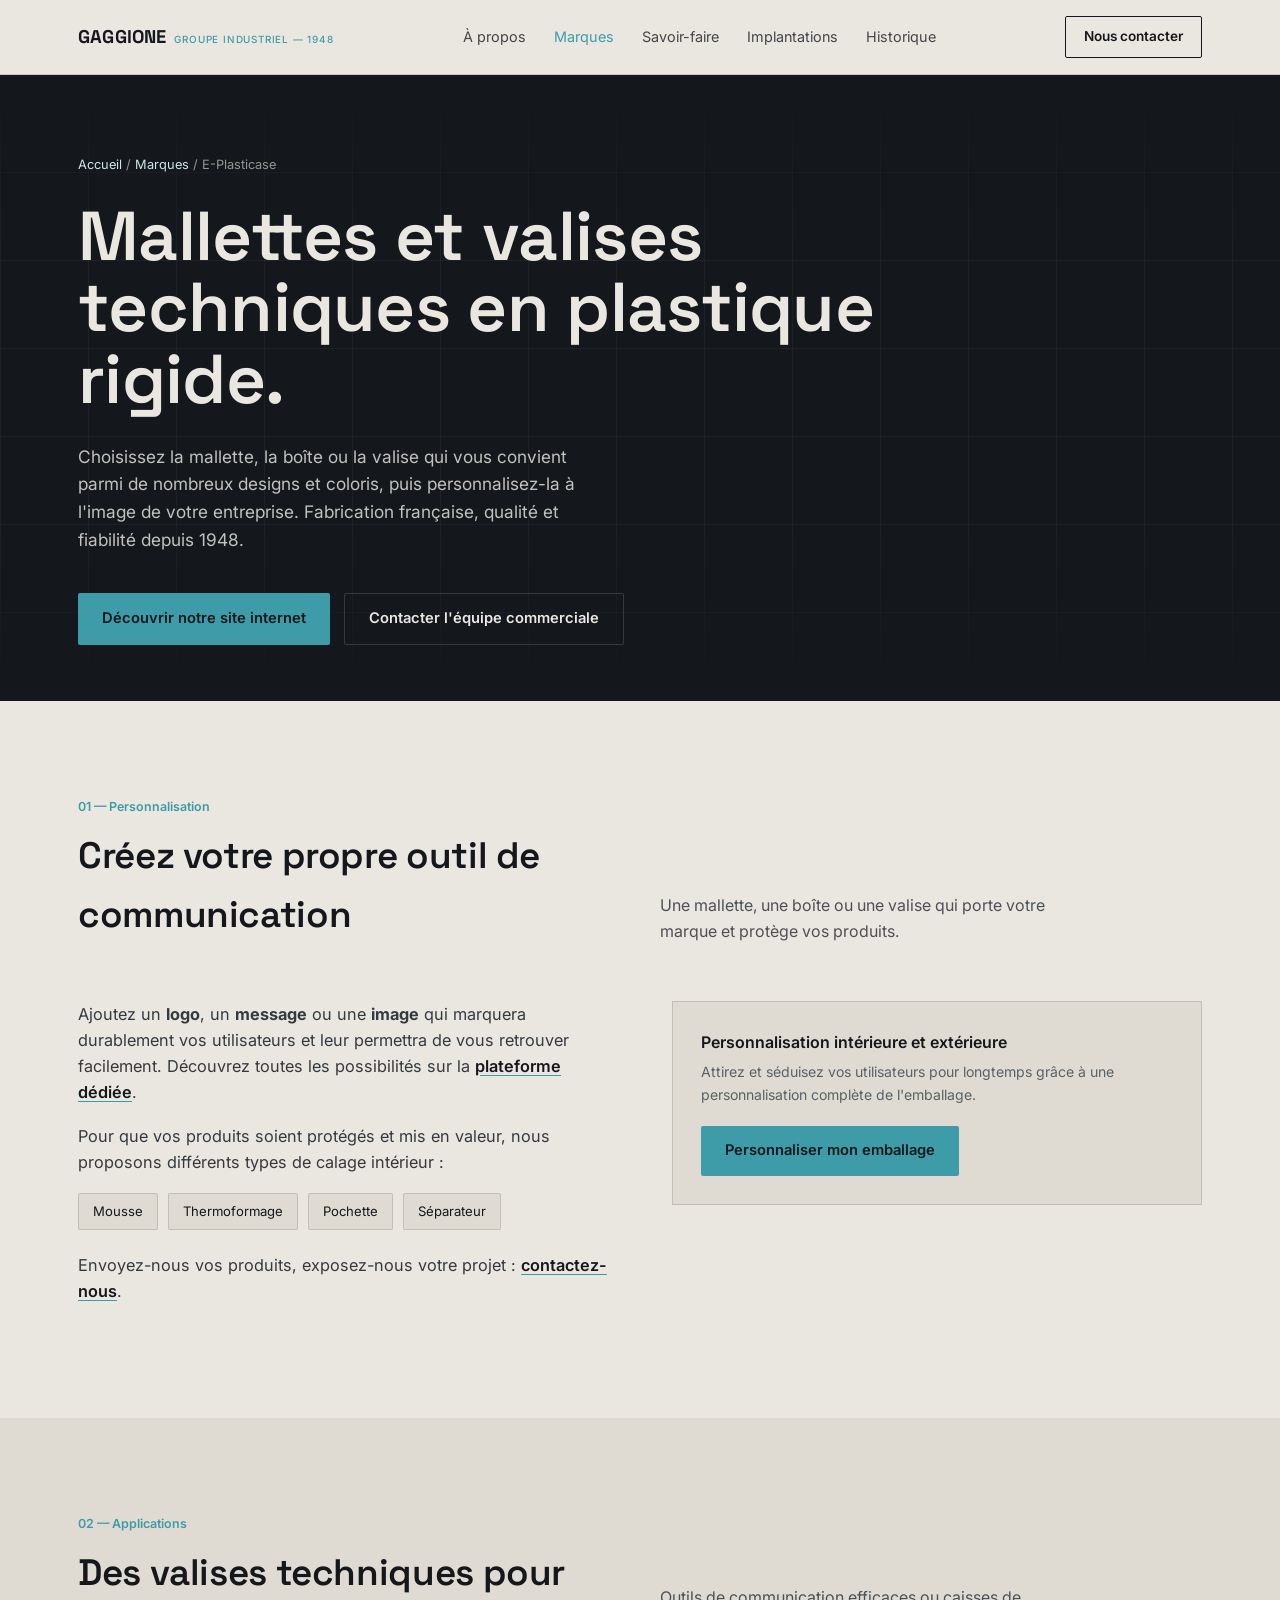
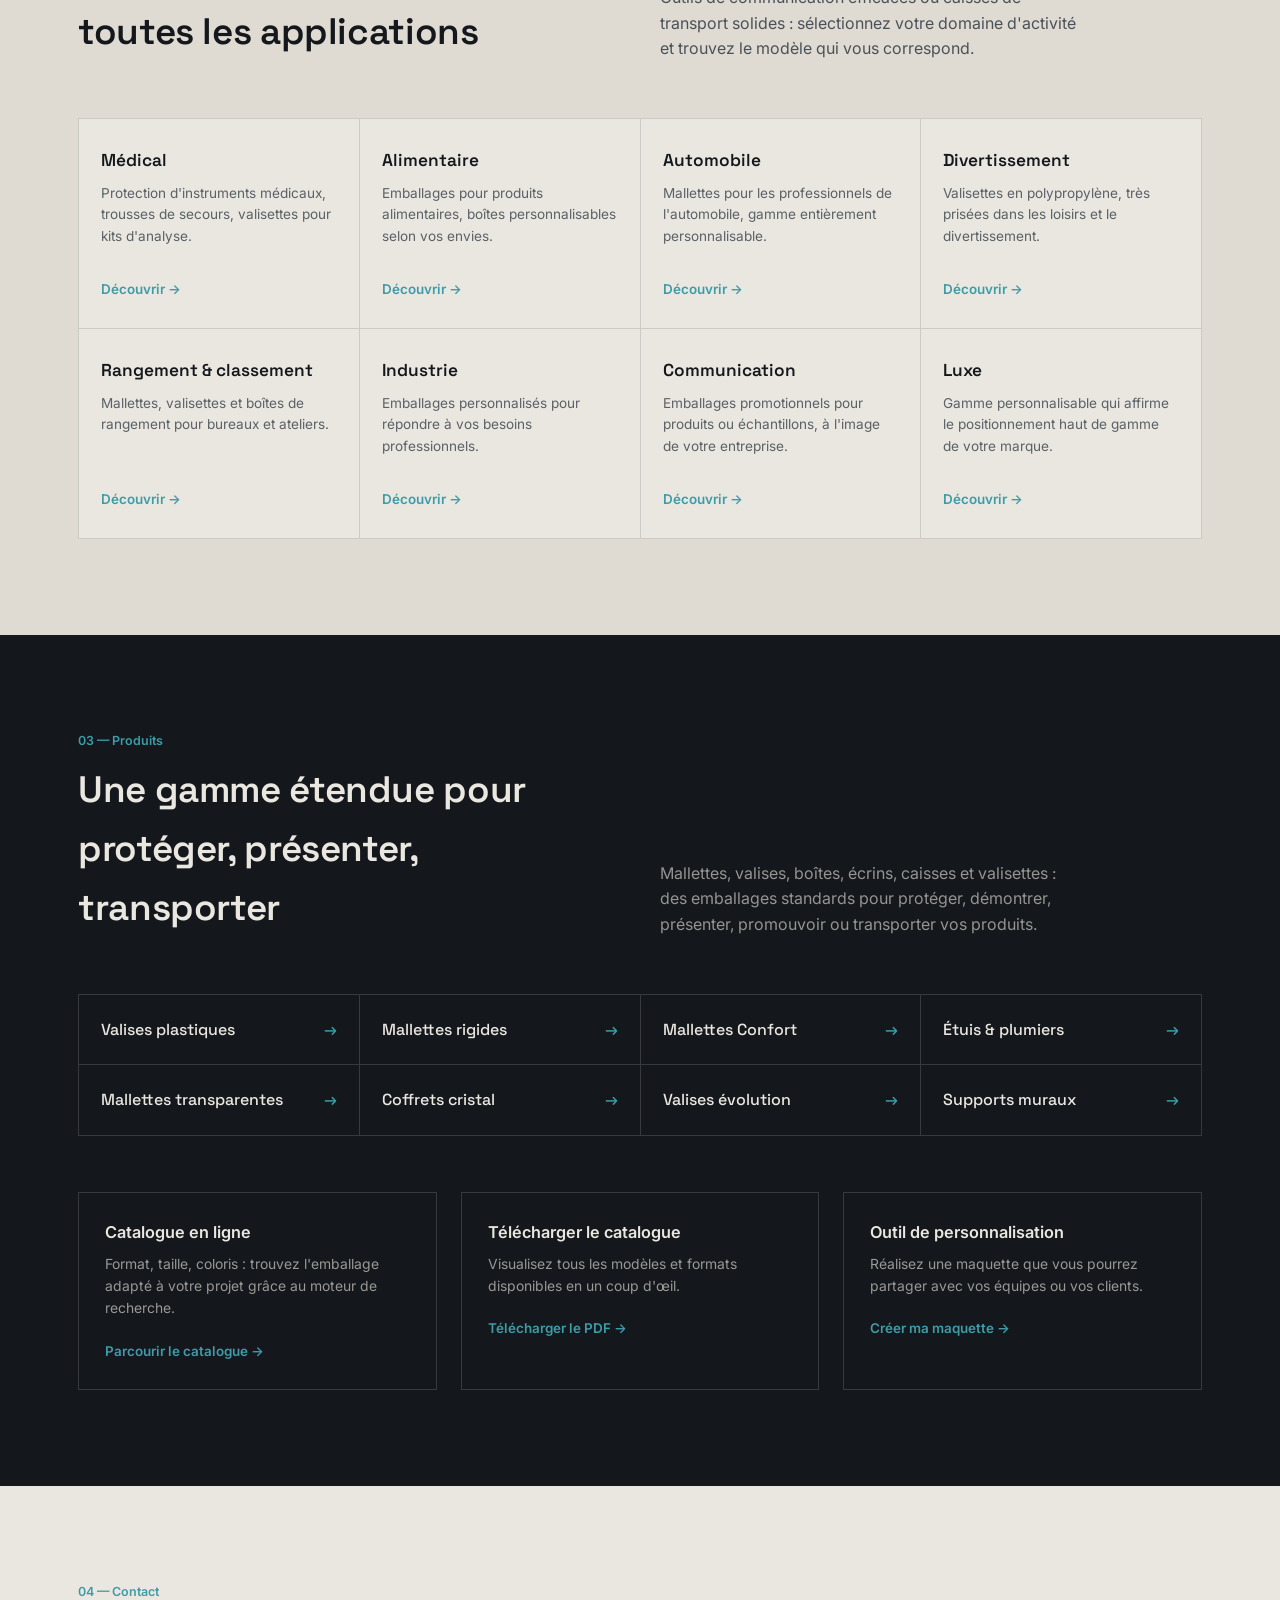
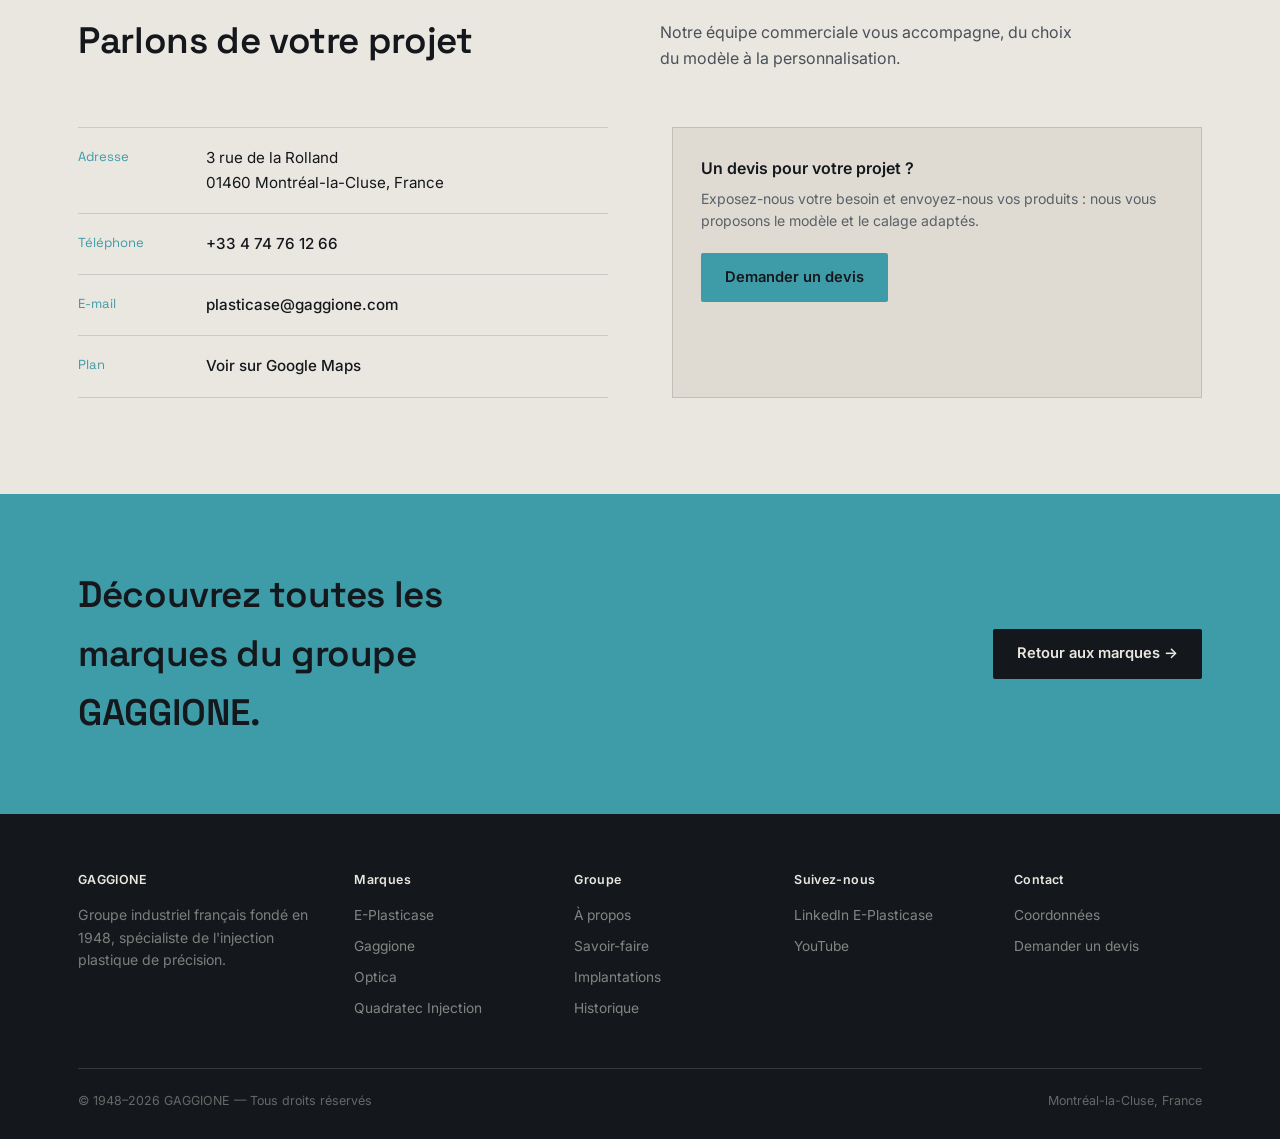
<file: e-plasticase.html>
<!DOCTYPE html>
<html lang="fr">
<head>
<meta charset="UTF-8">
<meta name="viewport" content="width=device-width, initial-scale=1">
<title>E-Plasticase — Mallettes, valises et coffrets techniques en plastique rigide | GAGGIONE</title>
<meta name="description" content="E-Plasticase, marque du groupe GAGGIONE, fabrique des mallettes, coffrets et valises techniques en plastique rigide, personnalisables, pour chaque métier et application. Fabrication française depuis 1948.">
<link rel="preconnect" href="https://fonts.googleapis.com">
<link rel="preconnect" href="https://fonts.gstatic.com" crossorigin>
<link href="https://fonts.googleapis.com/css2?family=Space+Grotesk:wght@400;500;600;700&family=Inter:wght@400;500;600&display=swap" rel="stylesheet">
<link rel="stylesheet" href="style.css">

</head>
<body>

<header>
  <div class="nav">
    <a class="wordmark" href="index.html">GAGGIONE <span>GROUPE INDUSTRIEL — 1948</span></a>
    <nav class="links">
      <a href="index.html#apropos">À propos</a>
      <a href="index.html#marques" class="active">Marques</a>
      <a href="index.html#competences">Savoir-faire</a>
      <a href="index.html#sites">Implantations</a>
      <a href="index.html#historique">Historique</a>
    </nav>
    <a class="nav-cta" href="#contact">Nous contacter</a>
  </div>
</header>

<section class="hero sub">
  <div class="hero-inner">
    <div class="breadcrumb"><a href="index.html">Accueil</a> / <a href="index.html#marques">Marques</a> / E-Plasticase</div>
    <h1 class="hero-title" style="max-width:18ch">Mallettes et valises techniques en plastique rigide.</h1>
    <p class="hero-sub">Choisissez la mallette, la boîte ou la valise qui vous convient parmi de nombreux designs et coloris, puis personnalisez-la à l'image de votre entreprise. Fabrication française, qualité et fiabilité depuis 1948.</p>
    <div class="hero-actions" style="margin-bottom:0">
      <a class="btn btn-primary" href="https://www.e-plasticase.com/" target="_blank" rel="noopener">Découvrir notre site internet</a>
      <a class="btn btn-ghost" href="https://www.gaggione.com/contacts-gaggione/" target="_blank" rel="noopener">Contacter l'équipe commerciale</a>
    </div>
  </div>
</section>

<section id="personnalisation">
  <div class="wrap">
    <div class="section-head">
      <div>
        <div class="section-index">01 — Personnalisation</div>
        <h2>Créez votre propre outil de communication</h2>
      </div>
      <p>Une mallette, une boîte ou une valise qui porte votre marque et protège vos produits.</p>
    </div>
    <div class="perso-grid">
      <div>
        <p>Ajoutez un <strong>logo</strong>, un <strong>message</strong> ou une <strong>image</strong> qui marquera durablement vos utilisateurs et leur permettra de vous retrouver facilement. Découvrez toutes les possibilités sur la <a class="link-inline" href="https://www.e-plasticase.com/personnalisation/" target="_blank" rel="noopener">plateforme dédiée</a>.</p>
        <p>Pour que vos produits soient protégés et mis en valeur, nous proposons différents types de calage intérieur :</p>
        <div class="chips">
          <span class="chip">Mousse</span>
          <span class="chip">Thermoformage</span>
          <span class="chip">Pochette</span>
          <span class="chip">Séparateur</span>
        </div>
        <p>Envoyez-nous vos produits, exposez-nous votre projet : <a class="link-inline" href="https://www.e-plasticase.com/devis/" target="_blank" rel="noopener">contactez-nous</a>.</p>
      </div>
      <div class="perso-box">
        <h4>Personnalisation intérieure et extérieure</h4>
        <p>Attirez et séduisez vos utilisateurs pour longtemps grâce à une personnalisation complète de l'emballage.</p>
        <a class="btn btn-primary" href="https://www.e-plasticase.com/personnalisation/" target="_blank" rel="noopener">Personnaliser mon emballage</a>
      </div>
    </div>
  </div>
</section>

<section id="applications" style="background:var(--paper-2);padding-top:96px">
  <div class="wrap">
    <div class="section-head">
      <div>
        <div class="section-index">02 — Applications</div>
        <h2>Des valises techniques pour toutes les applications</h2>
      </div>
      <p>Outils de communication efficaces ou caisses de transport solides : sélectionnez votre domaine d'activité et trouvez le modèle qui vous correspond.</p>
    </div>
    <div class="app-grid" style="background:var(--paper)">
      <a class="app-card" href="https://www.e-plasticase.com/applications/trousse-medical/" target="_blank" rel="noopener"><div><h3>Médical</h3><p>Protection d'instruments médicaux, trousses de secours, valisettes pour kits d'analyse.</p></div><span class="go">Découvrir →</span></a>
      <a class="app-card" href="https://www.e-plasticase.com/applications/valisettes-mallettes-application-alimentaire/" target="_blank" rel="noopener"><div><h3>Alimentaire</h3><p>Emballages pour produits alimentaires, boîtes personnalisables selon vos envies.</p></div><span class="go">Découvrir →</span></a>
      <a class="app-card" href="https://www.e-plasticase.com/applications/valisettes-mallettes-application-automobile/" target="_blank" rel="noopener"><div><h3>Automobile</h3><p>Mallettes pour les professionnels de l'automobile, gamme entièrement personnalisable.</p></div><span class="go">Découvrir →</span></a>
      <a class="app-card" href="https://www.e-plasticase.com/applications/valisettes-mallettes-application-divertissements/" target="_blank" rel="noopener"><div><h3>Divertissement</h3><p>Valisettes en polypropylène, très prisées dans les loisirs et le divertissement.</p></div><span class="go">Découvrir →</span></a>
      <a class="app-card" href="https://www.e-plasticase.com/applications/valisettes-mallettes-rangement-classement/" target="_blank" rel="noopener"><div><h3>Rangement &amp; classement</h3><p>Mallettes, valisettes et boîtes de rangement pour bureaux et ateliers.</p></div><span class="go">Découvrir →</span></a>
      <a class="app-card" href="https://www.e-plasticase.com/applications/valisettes-mallettes-application-industrie/" target="_blank" rel="noopener"><div><h3>Industrie</h3><p>Emballages personnalisés pour répondre à vos besoins professionnels.</p></div><span class="go">Découvrir →</span></a>
      <a class="app-card" href="https://www.e-plasticase.com/applications/valisettes-mallettes-application-communication/" target="_blank" rel="noopener"><div><h3>Communication</h3><p>Emballages promotionnels pour produits ou échantillons, à l'image de votre entreprise.</p></div><span class="go">Découvrir →</span></a>
      <a class="app-card" href="https://www.e-plasticase.com/applications/valisettes-mallettes-application-luxe/" target="_blank" rel="noopener"><div><h3>Luxe</h3><p>Gamme personnalisable qui affirme le positionnement haut de gamme de votre marque.</p></div><span class="go">Découvrir →</span></a>
    </div>
  </div>
</section>

<section class="prod-wrap" id="produits">
  <div class="wrap">
    <div class="section-head">
      <div>
        <div class="section-index">03 — Produits</div>
        <h2 style="color:var(--paper)">Une gamme étendue pour protéger, présenter, transporter</h2>
      </div>
      <p>Mallettes, valises, boîtes, écrins, caisses et valisettes : des emballages standards pour protéger, démontrer, présenter, promouvoir ou transporter vos produits.</p>
    </div>
    <div class="cat-grid">
      <a class="cat" href="https://www.e-plasticase.com/categorie-produits/valises-plastiques/" target="_blank" rel="noopener">Valises plastiques <span>→</span></a>
      <a class="cat" href="https://www.e-plasticase.com/categorie-produits/mallette-plastique-rigide-compact/" target="_blank" rel="noopener">Mallettes rigides <span>→</span></a>
      <a class="cat" href="https://www.e-plasticase.com/categorie-produits/mallette-en-plastique-confort/" target="_blank" rel="noopener">Mallettes Confort <span>→</span></a>
      <a class="cat" href="https://www.e-plasticase.com/categorie-produits/etuis-plumiers-plastiques/" target="_blank" rel="noopener">Étuis &amp; plumiers <span>→</span></a>
      <a class="cat" href="https://www.e-plasticase.com/categorie-produits/mallettes-transparentes/" target="_blank" rel="noopener">Mallettes transparentes <span>→</span></a>
      <a class="cat" href="https://www.e-plasticase.com/categorie-produits/coffrets-cristal/" target="_blank" rel="noopener">Coffrets cristal <span>→</span></a>
      <a class="cat" href="https://www.e-plasticase.com/categorie-produits/valises-evolution/" target="_blank" rel="noopener">Valises évolution <span>→</span></a>
      <a class="cat" href="https://www.e-plasticase.com/categorie-produits/supports-muraux/" target="_blank" rel="noopener">Supports muraux <span>→</span></a>
    </div>
    <div class="res-grid">
      <a class="res" href="https://www.e-plasticase.com/produits/" target="_blank" rel="noopener"><h4>Catalogue en ligne</h4><p>Format, taille, coloris : trouvez l'emballage adapté à votre projet grâce au moteur de recherche.</p><span class="go">Parcourir le catalogue →</span></a>
      <a class="res" href="https://www.e-plasticase.com/wp-content/uploads/2022/02/300dpi-catalogue-E_Plasticase_2022_FR.pdf" target="_blank" rel="noopener"><h4>Télécharger le catalogue</h4><p>Visualisez tous les modèles et formats disponibles en un coup d'œil.</p><span class="go">Télécharger le PDF →</span></a>
      <a class="res" href="https://www.e-plasticase.com/personnalisation/" target="_blank" rel="noopener"><h4>Outil de personnalisation</h4><p>Réalisez une maquette que vous pourrez partager avec vos équipes ou vos clients.</p><span class="go">Créer ma maquette →</span></a>
    </div>
  </div>
</section>

<section id="contact">
  <div class="wrap">
    <div class="section-head">
      <div>
        <div class="section-index">04 — Contact</div>
        <h2>Parlons de votre projet</h2>
      </div>
      <p>Notre équipe commerciale vous accompagne, du choix du modèle à la personnalisation.</p>
    </div>
    <div class="contact-grid">
      <div class="contact-lines">
        <div><span class="k">Adresse</span><span>3 rue de la Rolland<br>01460 Montréal-la-Cluse, France</span></div>
        <div><span class="k">Téléphone</span><a href="tel:+33474761266">+33 4 74 76 12 66</a></div>
        <div><span class="k">E-mail</span><a href="mailto:plasticase@gaggione.com">plasticase@gaggione.com</a></div>
        <div><span class="k">Plan</span><a href="https://maps.google.com/maps?q=3%20rue%20de%20la%20rolland%2C%2001460%20MONTREAL%20LA%20CLUSE" target="_blank" rel="noopener">Voir sur Google Maps</a></div>
      </div>
      <div class="perso-box">
        <h4>Un devis pour votre projet ?</h4>
        <p>Exposez-nous votre besoin et envoyez-nous vos produits : nous vous proposons le modèle et le calage adaptés.</p>
        <a class="btn btn-primary" href="https://www.e-plasticase.com/devis/" target="_blank" rel="noopener">Demander un devis</a>
      </div>
    </div>
  </div>
</section>

<section class="cta">
  <div class="wrap cta-inner">
    <h2>Découvrez toutes les marques du groupe GAGGIONE.</h2>
    <a class="btn btn-primary" href="index.html#marques">Retour aux marques →</a>
  </div>
</section>

<footer>
  <div class="wrap">
    <div class="foot-grid">
      <div>
        <h5 style="color:var(--paper)">GAGGIONE</h5>
        <p style="opacity:.7;font-size:.88rem;max-width:32ch">Groupe industriel français fondé en 1948, spécialiste de l'injection plastique de précision.</p>
      </div>
      <div>
        <h5>Marques</h5>
        <a href="e-plasticase.html">E-Plasticase</a>
        <a href="gaggione-optique.html">Gaggione</a>
        <a href="https://www.opticsindia.com/" target="_blank" rel="noopener">Optica</a>
        <a href="https://www.quadratecinjection.com/en" target="_blank" rel="noopener">Quadratec Injection</a>
      </div>
      <div>
        <h5>Groupe</h5>
        <a href="index.html#apropos">À propos</a>
        <a href="index.html#competences">Savoir-faire</a>
        <a href="index.html#sites">Implantations</a>
        <a href="index.html#historique">Historique</a>
      </div>
      <div>
        <h5>Suivez-nous</h5>
        <a href="https://fr.linkedin.com/company/gaggione-e-plasticase" target="_blank" rel="noopener">LinkedIn E-Plasticase</a>
        <a href="https://www.youtube.com/user/CHARDEYRON01" target="_blank" rel="noopener">YouTube</a>
      </div>
      <div>
        <h5>Contact</h5>
        <a href="#contact">Coordonnées</a>
        <a href="https://www.e-plasticase.com/devis/" target="_blank" rel="noopener">Demander un devis</a>
      </div>
    </div>
    <div class="foot-bottom">
      <span>© 1948–2026 GAGGIONE — Tous droits réservés</span>
      <span>Montréal-la-Cluse, France</span>
    </div>
  </div>
</footer>

</body>
</html>
</file>
<file: style.css>
:root{
    --ink:#14181C;
    --steel:#232B32;
    --steel-2:#2C363E;
    --paper:#EAE7E0;
    --paper-2:#DFDBD2;
    --line-dark: rgba(234,231,224,.16);
    --line-light: rgba(20,24,28,.14);
    --lens:#3E9CA8;
    --lens-soft:#CFE6E8;
    --molten:#D9612F;
    --max: 1180px;
  }
  *{box-sizing:border-box}
  html{scroll-behavior:smooth}
  body{
    margin:0;
    background:var(--paper);
    color:var(--ink);
    font-family:'Inter',system-ui,sans-serif;
    font-size:16px;
    line-height:1.6;
    -webkit-font-smoothing:antialiased;
  }
  h1,h2,h3,.wordmark{font-family:'Space Grotesk',sans-serif}
  a{color:inherit}
  img{max-width:100%;display:block}
  .wrap{max-width:var(--max);margin:0 auto;padding:0 28px}
  .rule{border:none;border-top:1px solid var(--line-light)}

  /* ---------- header ---------- */
  header{
    position:sticky;top:0;z-index:40;
    background:rgba(234,231,224,.9);
    backdrop-filter: blur(8px);
    border-bottom:1px solid var(--line-light);
  }
  .nav{
    max-width:var(--max);margin:0 auto;padding:16px 28px;
    display:flex;align-items:center;justify-content:space-between;gap:24px;
  }
  .wordmark{
    font-weight:700;font-size:1.15rem;letter-spacing:.01em;
    display:flex;align-items:baseline;gap:8px;text-decoration:none;
  }
  .wordmark span{
    font-family:'Inter',sans-serif;font-weight:500;font-size:.62rem;
    color:var(--lens);letter-spacing:.08em;
  }
  nav.links{display:flex;gap:28px;font-size:.9rem}
  nav.links a{text-decoration:none;opacity:.78;transition:opacity .15s}
  nav.links a:hover{opacity:1}
  .nav-cta{
    font-size:.85rem;font-weight:600;text-decoration:none;
    border:1px solid var(--ink);padding:9px 18px;border-radius:2px;
    white-space:nowrap;transition:background .15s,color .15s;
  }
  .nav-cta:hover{background:var(--ink);color:var(--paper)}
  .burger{display:none}

  /* ---------- hero ---------- */
  .hero{
    position:relative;overflow:hidden;
    background:var(--ink);color:var(--paper);
    padding:88px 0 64px;
  }
  .hero::before{
    content:"";position:absolute;inset:0;
    background-image:
      repeating-linear-gradient(90deg, rgba(234,231,224,.05) 0 1px, transparent 1px 88px),
      repeating-linear-gradient(0deg, rgba(234,231,224,.05) 0 1px, transparent 1px 88px);
    mask-image: linear-gradient(180deg, transparent, black 30%, black 70%, transparent);
    pointer-events:none;
  }
  .hero-inner{position:relative;max-width:var(--max);margin:0 auto;padding:0 28px}
  .hero-tag{
    display:flex;align-items:center;gap:10px;
    font-size:.8rem;color:var(--lens-soft);margin-bottom:28px;
  }
  .hero-tag .dot{width:7px;height:7px;background:var(--lens);border-radius:50%}
  h1.hero-title{
    font-size:clamp(2.4rem,5.4vw,4.6rem);
    font-weight:600;line-height:1.03;letter-spacing:-.01em;
    max-width:14ch;margin:0 0 28px;
  }
  h1.hero-title em{font-style:normal;color:var(--lens)}
  .hero-sub{
    max-width:46ch;font-size:1.08rem;color:rgba(234,231,224,.82);
    margin:0 0 40px;
  }
  .hero-actions{display:flex;gap:14px;flex-wrap:wrap;margin-bottom:64px}
  .btn{
    display:inline-flex;align-items:center;gap:8px;
    font-size:.92rem;font-weight:600;text-decoration:none;
    padding:13px 24px;border-radius:2px;transition:transform .15s,opacity .15s;
  }
  .btn-primary{background:var(--lens);color:var(--ink)}
  .btn-primary:hover{transform:translateY(-1px)}
  .btn-ghost{border:1px solid var(--line-dark);color:var(--paper)}
  .btn-ghost:hover{border-color:var(--paper)}

  .hero-meta{
    display:grid;grid-template-columns:repeat(4,1fr);
    border-top:1px solid var(--line-dark);padding-top:22px;gap:20px;
  }
  .hero-meta div{font-size:.78rem;color:rgba(234,231,224,.55)}
  .hero-meta strong{
    display:block;font-family:'Space Grotesk',sans-serif;
    font-size:1.5rem;font-weight:600;color:var(--paper);margin-bottom:3px;
  }

  /* ---------- section shell ---------- */
  section{padding:96px 0}
  .section-head{
    display:grid;grid-template-columns:1fr 1fr;gap:40px;
    margin-bottom:56px;align-items:end;
  }
  .section-index{font-size:.78rem;color:var(--lens);font-weight:600;margin-bottom:10px}
  h2{font-size:clamp(1.7rem,3vw,2.3rem);font-weight:600;letter-spacing:-.01em;margin:0}
  .section-head p{margin:0;font-size:1rem;color:#4a5158;max-width:42ch}

  /* ---------- about ---------- */
  .about-grid{display:grid;grid-template-columns:1.1fr .9fr;gap:64px}
  .about-grid p{font-size:1.02rem;color:#333a40;margin:0 0 18px}
  .capability{
    border-top:1px solid var(--line-light);
    padding:18px 0;display:grid;grid-template-columns:56px 1fr;gap:18px;align-items:start;
  }
  .capability:last-child{border-bottom:1px solid var(--line-light)}
  .capability .mark{
    font-family:'Space Grotesk',sans-serif;font-size:.78rem;color:var(--lens);
    border:1px solid var(--lens);border-radius:50%;width:26px;height:26px;
    display:flex;align-items:center;justify-content:center;
  }
  .capability h4{margin:0 0 4px;font-size:.98rem;font-weight:600}
  .capability p{margin:0;font-size:.9rem;color:#5a6167}

  /* ---------- brands ---------- */
  .brands{background:var(--ink);color:var(--paper)}
  .brands .section-head p{color:rgba(234,231,224,.6)}
  .brands .section-head h2{color:var(--paper)}
  .brand-grid{display:grid;grid-template-columns:repeat(4,1fr);border-top:1px solid var(--line-dark);border-left:1px solid var(--line-dark)}
  .brand-card{
    border-right:1px solid var(--line-dark);border-bottom:1px solid var(--line-dark);
    padding:32px 24px;min-height:230px;display:flex;flex-direction:column;justify-content:space-between;
    text-decoration:none;color:var(--paper);transition:background .18s;
  }
  .brand-card:hover{background:var(--steel-2)}
  .brand-top .loc{font-size:.72rem;color:var(--lens);letter-spacing:.04em;margin-bottom:14px;display:block}
  .brand-card h3{font-size:1.15rem;margin:0 0 8px;font-weight:600}
  .brand-card p{font-size:.86rem;color:rgba(234,231,224,.62);margin:0}
  .brand-arrow{font-size:.86rem;color:var(--lens);margin-top:20px}

  /* ---------- competencies ---------- */
  .spec-table{border-top:1px solid var(--line-light)}
  .spec-row{
    display:grid;grid-template-columns:2fr 3fr 2.2fr;gap:24px;
    padding:22px 0;border-bottom:1px solid var(--line-light);align-items:center;
  }
  .spec-row .num{font-family:'Space Grotesk',sans-serif;color:var(--lens);font-size:.85rem}
  .spec-row h4{margin:0;font-size:1.02rem;font-weight:600}
  .spec-row p{margin:0;font-size:.9rem;color:#5a6167}
  .spec-row .tag{
    justify-self:end;font-size:.76rem;color:#5a6167;
    border:1px solid var(--line-light);padding:6px 12px;border-radius:2px;text-align:right;
  }

  /* ---------- know-how ---------- */
  .know-grid{display:grid;grid-template-columns:repeat(3,1fr);gap:28px}
  .know-card{position:relative;background:var(--paper-2);border:1px solid var(--line-light)}
  .know-img{aspect-ratio:4/3;overflow:hidden;position:relative;border-bottom:1px solid var(--line-light)}
  .know-img img{width:100%;height:100%;object-fit:cover}
  .know-img .tick{
    position:absolute;top:10px;left:10px;width:16px;height:16px;
    border-top:1px solid var(--lens-soft);border-left:1px solid var(--lens-soft);
  }
  .know-body{padding:22px}
  .know-body h4{margin:0 0 8px;font-size:1.02rem;font-weight:600}
  .know-body p{margin:0;font-size:.88rem;color:#5a6167}

  /* ---------- locations ---------- */
  .loc-wrap{display:grid;grid-template-columns:1fr 1fr;gap:64px;align-items:center}
  .loc-list{display:flex;flex-direction:column;gap:0}
  .loc-item{
    display:grid;grid-template-columns:90px 1fr;gap:18px;
    padding:20px 0;border-top:1px solid var(--line-light);
  }
  .loc-item:last-child{border-bottom:1px solid var(--line-light)}
  .loc-item .code{font-family:'Space Grotesk',sans-serif;font-size:.82rem;color:var(--lens)}
  .loc-item h4{margin:0 0 4px;font-size:1rem;font-weight:600}
  .loc-item p{margin:0;font-size:.87rem;color:#5a6167}
  svg.map{width:100%;height:auto}

  /* ---------- badges (key facts, sourced only) ---------- */
  .badges{background:var(--ink);color:var(--paper);padding:72px 0}
  .badge-grid{display:grid;grid-template-columns:repeat(4,1fr);gap:1px;background:var(--line-dark);border:1px solid var(--line-dark)}
  .badge{background:var(--ink);padding:34px 24px;text-align:left}
  .badge strong{display:block;font-family:'Space Grotesk',sans-serif;font-size:2rem;font-weight:600;color:var(--lens);margin-bottom:6px}
  .badge span{font-size:.82rem;color:rgba(234,231,224,.6)}

  /* ---------- history ---------- */
  .timeline{border-left:1px solid var(--line-light);margin-left:6px}
  .t-item{position:relative;padding:0 0 40px 34px}
  .t-item:last-child{padding-bottom:4px}
  .t-item::before{
    content:"";position:absolute;left:-5px;top:4px;width:9px;height:9px;
    border-radius:50%;background:var(--lens);
  }
  .t-item .yr{font-family:'Space Grotesk',sans-serif;font-weight:600;color:var(--ink);margin-bottom:4px}
  .t-item p{margin:0;font-size:.92rem;color:#5a6167;max-width:52ch}

  /* ---------- values ---------- */
  .values-grid{display:grid;grid-template-columns:repeat(3,1fr);gap:1px;background:var(--line-light);border:1px solid var(--line-light)}
  .value-card{background:var(--paper);padding:30px 26px}
  .value-card .i{width:34px;height:34px;margin-bottom:20px}
  .value-card h4{margin:0 0 10px;font-size:1.05rem;font-weight:600}
  .value-card p{margin:0;font-size:.9rem;color:#5a6167}

  /* ---------- contact / cta ---------- */
  .cta{
    background:var(--lens);color:var(--ink);
    padding:72px 0;text-align:left;
  }
  .cta-inner{display:flex;justify-content:space-between;align-items:center;gap:32px;flex-wrap:wrap}
  .cta h2{max-width:16ch;margin:0}
  .cta .btn-primary{background:var(--ink);color:var(--paper)}

  /* ---------- footer ---------- */
  footer{background:var(--ink);color:rgba(234,231,224,.7);padding:56px 0 28px;font-size:.86rem}
  .foot-grid{display:grid;grid-template-columns:1.3fr repeat(4,1fr);gap:32px;padding-bottom:40px;border-bottom:1px solid var(--line-dark)}
  .foot-grid h5{color:var(--paper);font-size:.78rem;letter-spacing:.03em;margin:0 0 14px;font-weight:600}
  .foot-grid a{display:block;text-decoration:none;opacity:.75;margin-bottom:9px}
  .foot-grid a:hover{opacity:1}
  .foot-bottom{display:flex;justify-content:space-between;padding-top:22px;flex-wrap:wrap;gap:12px;font-size:.78rem;opacity:.55}

  @media (max-width:920px){
    nav.links{display:none}
    .hero-meta{grid-template-columns:repeat(2,1fr);row-gap:26px}
    .about-grid{grid-template-columns:1fr;gap:36px}
    .brand-grid{grid-template-columns:repeat(2,1fr)}
    .spec-row{grid-template-columns:1fr;gap:6px}
    .spec-row .tag{justify-self:start}
    .know-grid{grid-template-columns:1fr}
    .loc-wrap{grid-template-columns:1fr;gap:36px}
    .badge-grid{grid-template-columns:repeat(2,1fr)}
    .values-grid{grid-template-columns:1fr}
    .foot-grid{grid-template-columns:repeat(2,1fr)}
    .section-head{grid-template-columns:1fr}
  }

/* ---------- styles partagés des pages marques ---------- */
  nav.links a.active{opacity:1;color:var(--lens)}
  .hero.sub{padding:80px 0 56px}
  .breadcrumb{font-size:.8rem;color:rgba(234,231,224,.6);margin-bottom:26px}
  .breadcrumb a{text-decoration:none;color:var(--lens-soft)}
  .breadcrumb a:hover{text-decoration:underline}

  /* personnalisation */
  .perso-grid{display:grid;grid-template-columns:1fr 1fr;gap:64px;align-items:start}
  .perso-grid p{font-size:1.02rem;color:#333a40;margin:0 0 18px}
  .chips{display:flex;flex-wrap:wrap;gap:10px;margin:6px 0 22px}
  .chip{font-size:.82rem;border:1px solid var(--line-light);padding:7px 14px;border-radius:2px;background:var(--paper-2)}
  .link-inline{color:var(--ink);font-weight:600;text-decoration:underline;text-decoration-color:var(--lens);text-underline-offset:3px}
  .perso-box{border:1px solid var(--line-light);background:var(--paper-2);padding:28px}
  .perso-box h4{margin:0 0 6px;font-size:1rem;font-weight:600}
  .perso-box p{font-size:.88rem;color:#5a6167;margin:0 0 20px}
  .perso-box p:last-child{margin-bottom:0}

  /* applications */
  .app-grid{display:grid;grid-template-columns:repeat(4,1fr);border-top:1px solid var(--line-light);border-left:1px solid var(--line-light)}
  .app-card{
    border-right:1px solid var(--line-light);border-bottom:1px solid var(--line-light);
    padding:28px 22px;min-height:210px;display:flex;flex-direction:column;justify-content:space-between;
    text-decoration:none;transition:background .18s;
  }
  .app-card:hover{background:var(--paper-2)}
  .app-card h3{font-size:1.08rem;margin:0 0 8px;font-weight:600}
  .app-card p{font-size:.85rem;color:#5a6167;margin:0}
  .app-card .go{font-size:.84rem;color:var(--lens);font-weight:600;margin-top:18px}

  /* produits */
  .prod-wrap{background:var(--ink);color:var(--paper)}
  .prod-wrap .section-head p{color:rgba(234,231,224,.6)}
  .cat-grid{display:grid;grid-template-columns:repeat(4,1fr);border-top:1px solid var(--line-dark);border-left:1px solid var(--line-dark);margin-bottom:56px}
  .cat{
    border-right:1px solid var(--line-dark);border-bottom:1px solid var(--line-dark);
    padding:22px;text-decoration:none;color:var(--paper);font-family:'Space Grotesk',sans-serif;
    font-weight:500;display:flex;justify-content:space-between;align-items:center;gap:12px;transition:background .18s;
  }
  .cat:hover{background:var(--steel-2)}
  .cat span{color:var(--lens)}
  .res-grid{display:grid;grid-template-columns:repeat(3,1fr);gap:24px}
  .res{border:1px solid var(--line-dark);padding:26px;text-decoration:none;color:var(--paper);transition:border-color .18s}
  .res:hover{border-color:var(--lens)}
  .res h4{margin:0 0 8px;font-size:1.02rem;font-weight:600}
  .res p{margin:0 0 18px;font-size:.87rem;color:rgba(234,231,224,.62)}
  .res .go{font-size:.84rem;color:var(--lens);font-weight:600}

  /* contact */
  .contact-grid{display:grid;grid-template-columns:1fr 1fr;gap:64px}
  .contact-lines div{padding:18px 0;border-top:1px solid var(--line-light);display:grid;grid-template-columns:110px 1fr;gap:18px;font-size:.95rem}
  .contact-lines div:last-child{border-bottom:1px solid var(--line-light)}
  .contact-lines dt,.contact-lines .k{font-family:'Space Grotesk',sans-serif;color:var(--lens);font-size:.82rem}
  .contact-lines a{text-decoration:none;font-weight:500}
  .contact-lines a:hover{text-decoration:underline}

  @media (max-width:920px){
    .perso-grid,.contact-grid{grid-template-columns:1fr;gap:36px}
    .app-grid,.cat-grid{grid-template-columns:repeat(2,1fr)}
    .res-grid{grid-template-columns:1fr}
  }

/* galerie + gamme optique */
.range-grid{display:grid;grid-template-columns:1fr 1fr;gap:28px}
.range{border:1px solid var(--line-light);background:var(--paper-2);padding:32px}
.range h3{margin:0 0 6px;font-size:1.25rem;font-weight:600}
.range .sub{font-size:.82rem;color:var(--lens);margin-bottom:18px;display:block}
.range p{font-size:.94rem;color:#333a40;margin:0 0 16px}
.range ul{list-style:none;padding:0;margin:0 0 20px}
.range li{padding:10px 0;border-top:1px solid var(--line-light);font-size:.9rem;display:flex;justify-content:space-between;gap:16px}
.range li:last-child{border-bottom:1px solid var(--line-light)}
.range li span{color:#5a6167}
.gallery{display:grid;grid-template-columns:repeat(4,1fr);gap:16px;margin-top:40px}
.gallery figure{margin:0;border:1px solid var(--line-light);background:var(--paper-2)}
.gallery img{width:100%;aspect-ratio:4/3;object-fit:cover}
.gallery figcaption{font-size:.8rem;color:#5a6167;padding:10px 12px;border-top:1px solid var(--line-light)}
@media (max-width:920px){
  .range-grid{grid-template-columns:1fr}
  .gallery{grid-template-columns:repeat(2,1fr)}
}
</file>
